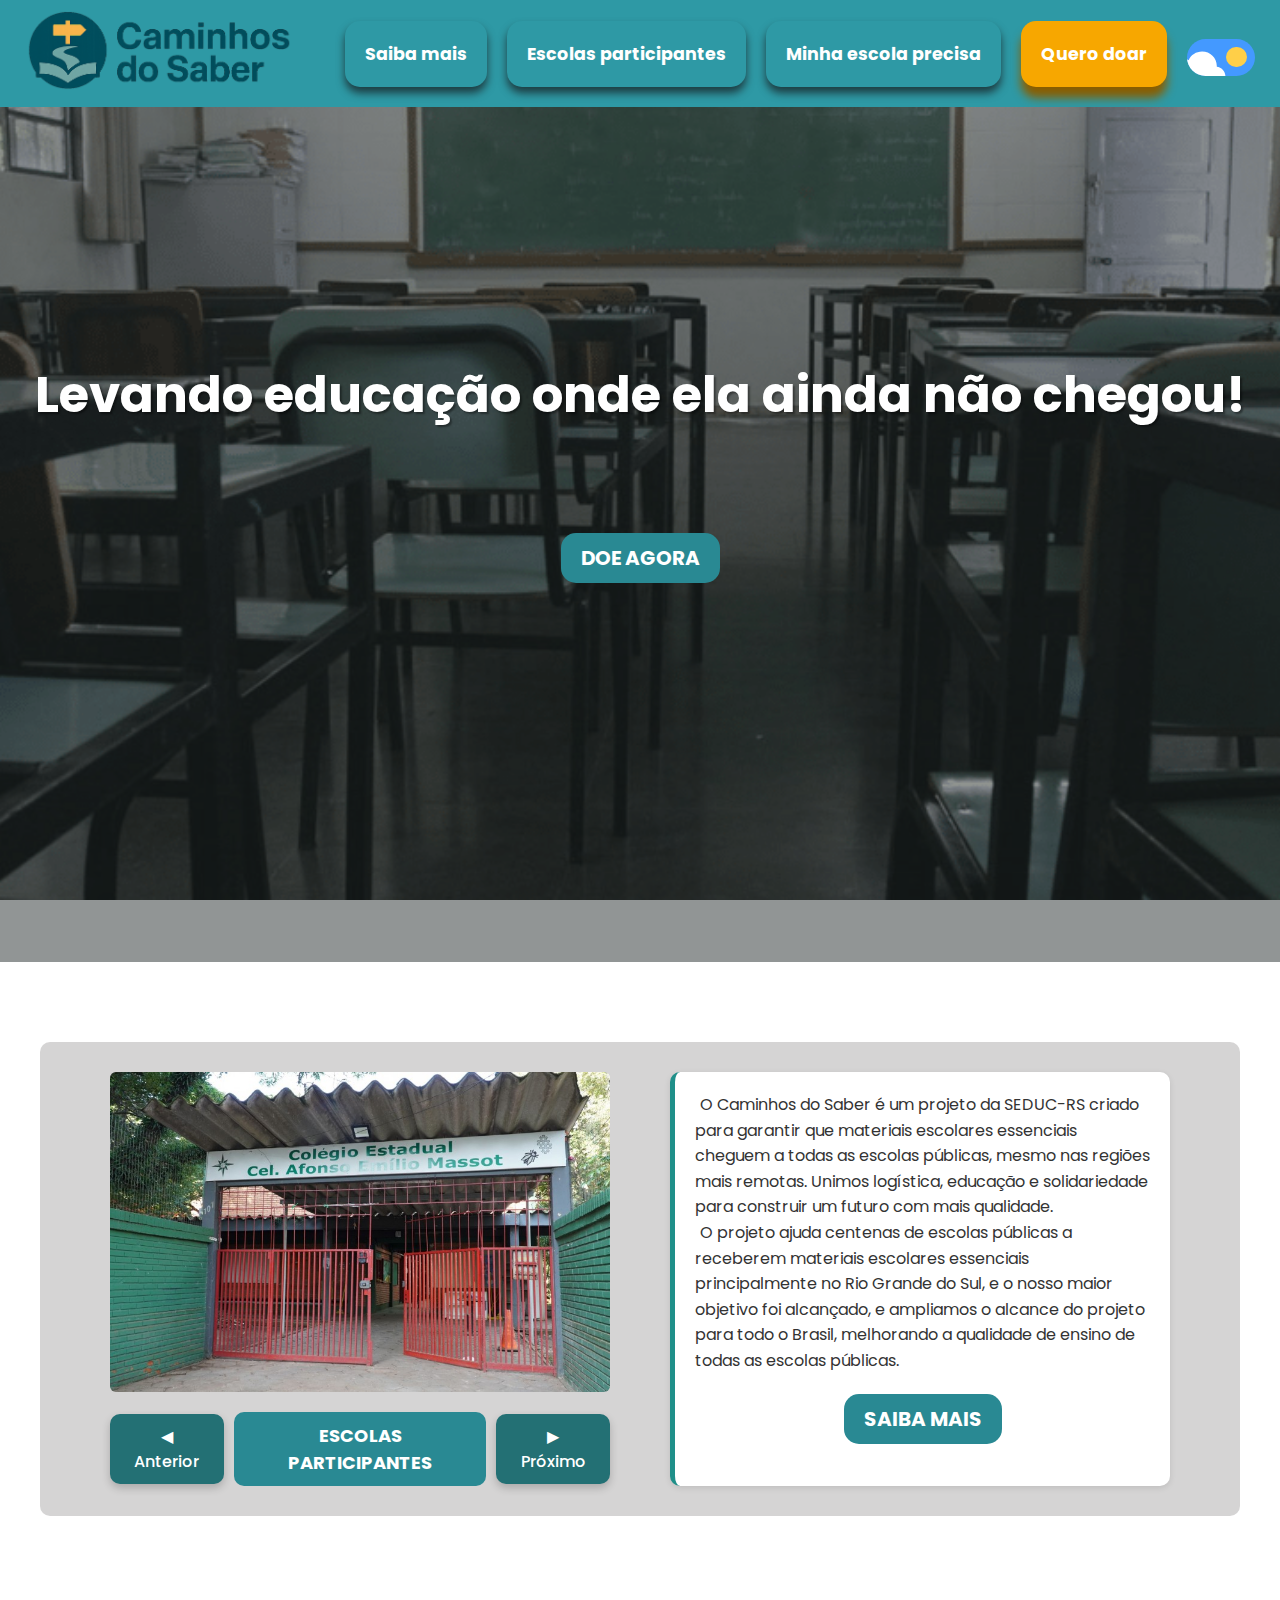
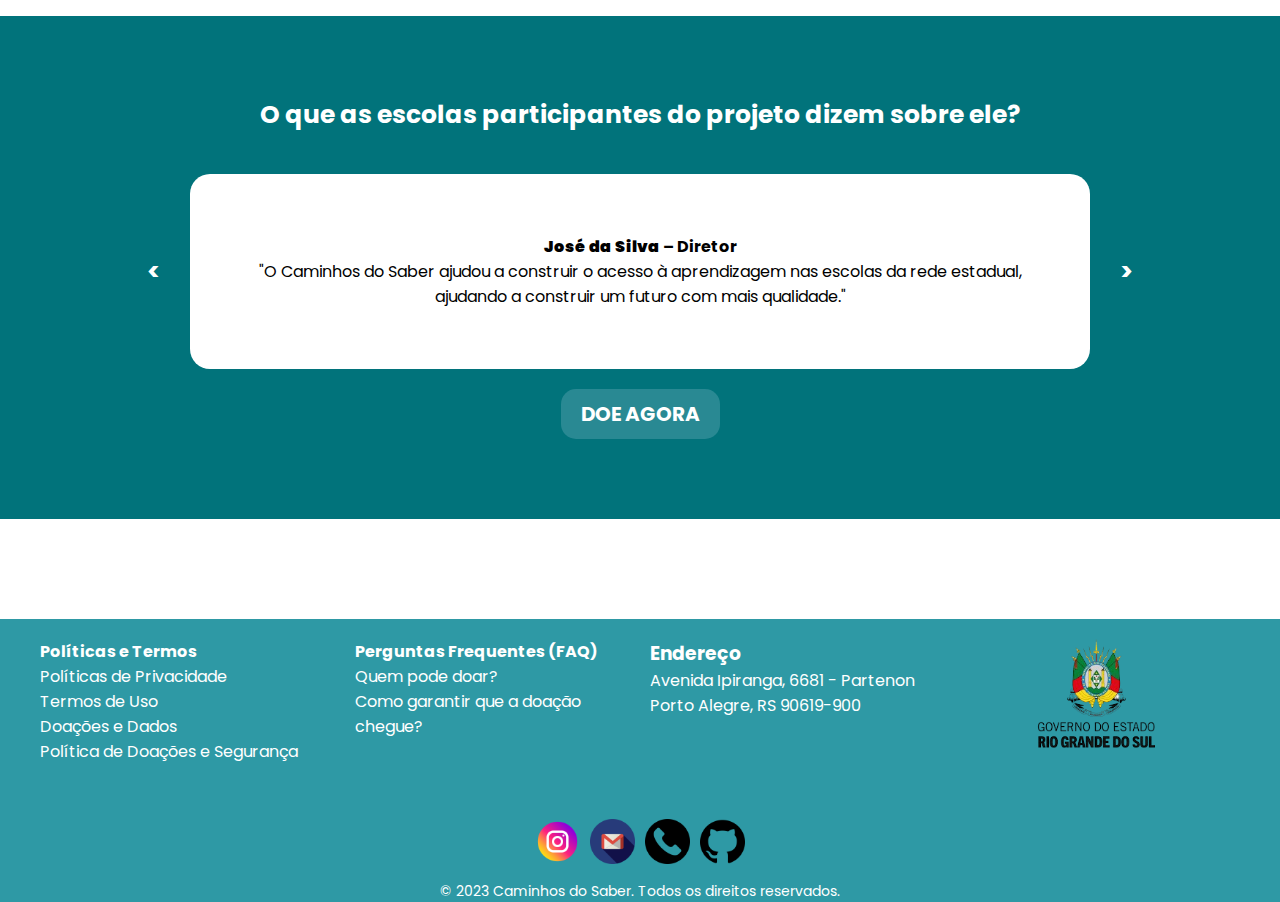
<file: index.html>
<!DOCTYPE html>
<html lang="pt-br">

<head>
    <meta charset="UTF-8">
    <meta name="viewport" content="width=device-width, initial-scale=1.0">
    <title>Home - Caminhos do Saber</title>
   <link rel="shortcut icon" href="./Imgs-nav/Icon Caminhos do Saber.png" type="image/x-icon">

    <link rel="preconnect" href="https://fonts.googleapis.com">
    <link rel="preconnect" href="https://fonts.gstatic.com" crossorigin>
    <link href="https://fonts.googleapis.com/css2?family=Poppins:wght@200;400;500;700&display=swap" rel="stylesheet">

    <link rel="stylesheet" href="./Home/styles.css">

    <div vw class="enabled">
        <div vw-access-button class="active"></div>
        <div vw-plugin-wrapper>
            <div class="vw-plugin-top-wrapper"></div>
        </div>
    </div>

    <script src="https://vlibras.gov.br/app/vlibras-plugin.js"></script>
    
</head>

<body>
    <header>
          <a href="index.html">
              <img src="./Imgs-nav/logo001.png" alt="Caminhos do Saber">
          </a>

          <button class="menu-toggle" id="menu-toggle">☰</button>

          <nav id="navbar">
            <a href="Saiba-mais.html">Saiba mais</a>
            <a href="escolas-participantes.html">Escolas participantes</a>
            <a href="minha-escola.html">Minha escola precisa</a>
            <a href="quero-ajudar.html">Quero doar</a>
            <label class="switch">
              <input checked="true" id="checkbox" type="checkbox" class="toggle-btn"/>
              <span class="slider">
                  <div class="star star_1"></div>
                  <div class="star star_2"></div>
                  <div class="star star_3"></div>
                  <svg viewBox="0 0 16 16" class="cloud_1 cloud">
                      <path transform="matrix(.77976 0 0 .78395-299.99-418.63)" fill="#fff"
                          d="m391.84 540.91c-.421-.329-.949-.524-1.523-.524-1.351 0-2.451 1.084-2.485 2.435-1.395.526-2.388 1.88-2.388 3.466 0 1.874 1.385 3.423 3.182 3.667v.034h12.73v-.006c1.775-.104 3.182-1.584 3.182-3.395 0-1.747-1.309-3.186-2.994-3.379.007-.106.011-.214.011-.322 0-2.707-2.271-4.901-5.072-4.901-2.073 0-3.856 1.202-4.643 2.925">
                      </path>
                  </svg>
              </span>
          </label> 

          </nav>
    </header>

    <main>
        
        <div class="parallax-hm">
            <div class="text-section">
                <div class="slogan">Levando educação onde ela ainda não chegou!</div>
                <a href="quero-ajudar.html">
                    <button class="btn-doe-agora">DOE AGORA</button>
                </a>
            </div>
        </div>


        <div class="carousel-container">
            <div class="carousel" id="carousel">
                <img src="./Home/Imgs/emilio.png" class="active" alt="Escola 1">
                <img src="./Home/Imgs/ernesto.jpg" alt="Escola 2">
                <img src="./Home/Imgs/Parobe.png"  alt="Escola 3">
                <img src="./Home/Imgs/Colégio-Júlio-de-Castilhos.png" alt="Escola 4">
                <img src="./Home/Imgs/Colégio Estadual Florinda Tubino Sampaio.png" alt="Escola 5">
                <img src="./Home/Imgs/jose-patrocinio.jpg" alt="Escola 6">

                <div class="carousel-navigation">
                    <button onclick="prevSlide()" class="cssbuttons-io-button anterior">◀ Anterior</button>
                    <a href="escolas-participantes.html">
                        <button class="btn-escolas">ESCOLAS PARTICIPANTES</button>
                    </a>
                    <button onclick="nextSlide()" class="cssbuttons-io-button proximo">▶ Próximo</button>
                </div>
            </div>
           
           <div class="descricao">
               <p id="pad"> O Caminhos do Saber é um projeto da SEDUC-RS criado para garantir que materiais escolares essenciais
               cheguem a todas as escolas públicas, mesmo nas regiões mais remotas. Unimos logística, educação e solidariedade para
               construir um futuro com mais qualidade.</p>
               <p>O projeto ajuda centenas de escolas públicas a receberem materiais escolares essenciais principalmente no Rio Grande do Sul, e o nosso maior objetivo foi alcançado, e ampliamos o alcance do projeto para todo o Brasil, melhorando a qualidade de ensino de todas as escolas públicas.</p>
               <a href="Saiba-mais.html">
                   <button class="btn-saiba-mais">SAIBA MAIS</button>
                </a>
            </div>
        </div>

        
      <div class="avaliacoes">
  <h1>O que as escolas participantes do projeto dizem sobre ele?</h1>

  <div class="container-avaliacoes">
    <button onclick="antSlide()" class="botao-carrosel-avaliacao"><</button>

    <div class="carrossel-avaliacoes-wrapper">
      <div class="carrossel-avaliacoes" id="carrossel-card">

        <div class="card-avaliacao">
          <h4><strong>José da Silva</strong> – Diretor</h4>
          <p>"O Caminhos do Saber ajudou a construir o acesso à aprendizagem nas escolas da rede estadual, ajudando a construir um futuro com mais qualidade."</p>
        </div>

        <div class="card-avaliacao">
          <h4><strong>Maria Souza</strong> – Professora</h4>
          <p>"Graças ao projeto, nossos alunos agora têm acesso a materiais fundamentais. Isso faz toda a diferença no dia a dia escolar."</p>
        </div>

        <div class="card-avaliacao">
          <h4><strong>Lucas Andrade</strong> – Aluno</h4>
          <p>"Recebemos cadernos, lápis e mochilas. Antes não tinha tudo isso. Agora posso estudar melhor e com mais conforto."</p>
        </div>
        
      </div>
    </div>

    <button onclick="proxSlide()" class="botao-carrosel-avaliacao">></button>
  </div>

    <a href="quero-ajudar.html">
     <button class="btn-doe-agora-avaliacao">DOE AGORA</button>
    </a>

</div>

<footer>
  <div class="footer-contents">

  <div class="footer-list">
    <li>
      <ol>
        <a href=""> <strong><a href="">Políticas e Termos</a></strong></a>
      </ol>
      <ol>
        <a href="pdp.html">Políticas de Privacidade</a>
      </ol>
      <ol>
        <a href=""> Termos de Uso</a>
      </ol>
      <ol>
        <a href="">  Doações e Dados</a>
      </ol>
      <ol>
        <a href=""></a>  Política de Doações e Segurança
      </ol>
    </li>
  </div>
  
  <div class="footer-list">
    <li>
      <ol>
        <strong>Perguntas Frequentes (FAQ)</strong>
      </ol>

      <ol>
        <a href="">Quem pode doar?</a>
      </ol>

      <ol><a href="">Como garantir que a doação chegue?</a>
      </ol>

    </li>
  </div>
  
  <div class="footer-address">
    <h3>Endereço</h3>
    <a href="http://maps.google.com/?q=Av.+Ipiranga,+6681+-+Partenon,+Porto+Alegre+-+RS" target="_blank">
      Avenida Ipiranga, 6681 - Partenon<br>Porto Alegre, RS 90619-900
    </a>
  </div>
  
  <div class="footer-logo-governo">
    <a href="https://www.estado.rs.gov.br/inicial" target="_blank">
      <img src="./imgs-footer/logo-rs.png" alt="Governo do RS">
    </a>
  </div>

</div>

<div class="footer-contatos">
  <a href="https://www.instagram.com/project.cds/" target="_blank">
    <img src="./imgs-footer/instagram.png" alt="Instagram" class="redes_sociais-icon">
    </a>
    
    <a href="mailto:caminhosdosaber.cliente@gmail.com">
      <img src="./imgs-footer/gmail.png" alt="Gmail" class="redes_sociais-icon">
    </a>

    <a href="#" target="_blank">
      <img src="./imgs-footer/phone-call.png" alt="Telefone" class="redes_sociais-icon">
    </a>
    
    <a href="https://linktr.ee/github.2025" target="_blank">
      <img src="./imgs-footer/github.png" alt="github" class="redes_sociais-icon">
    </a>
</div>

<div id="footer-copyright">
  <p>© 2023 Caminhos do Saber. Todos os direitos reservados.</p>
</div>

</footer>


    <script src="./Home/index.js"></script>
</body>

</html>
</file>
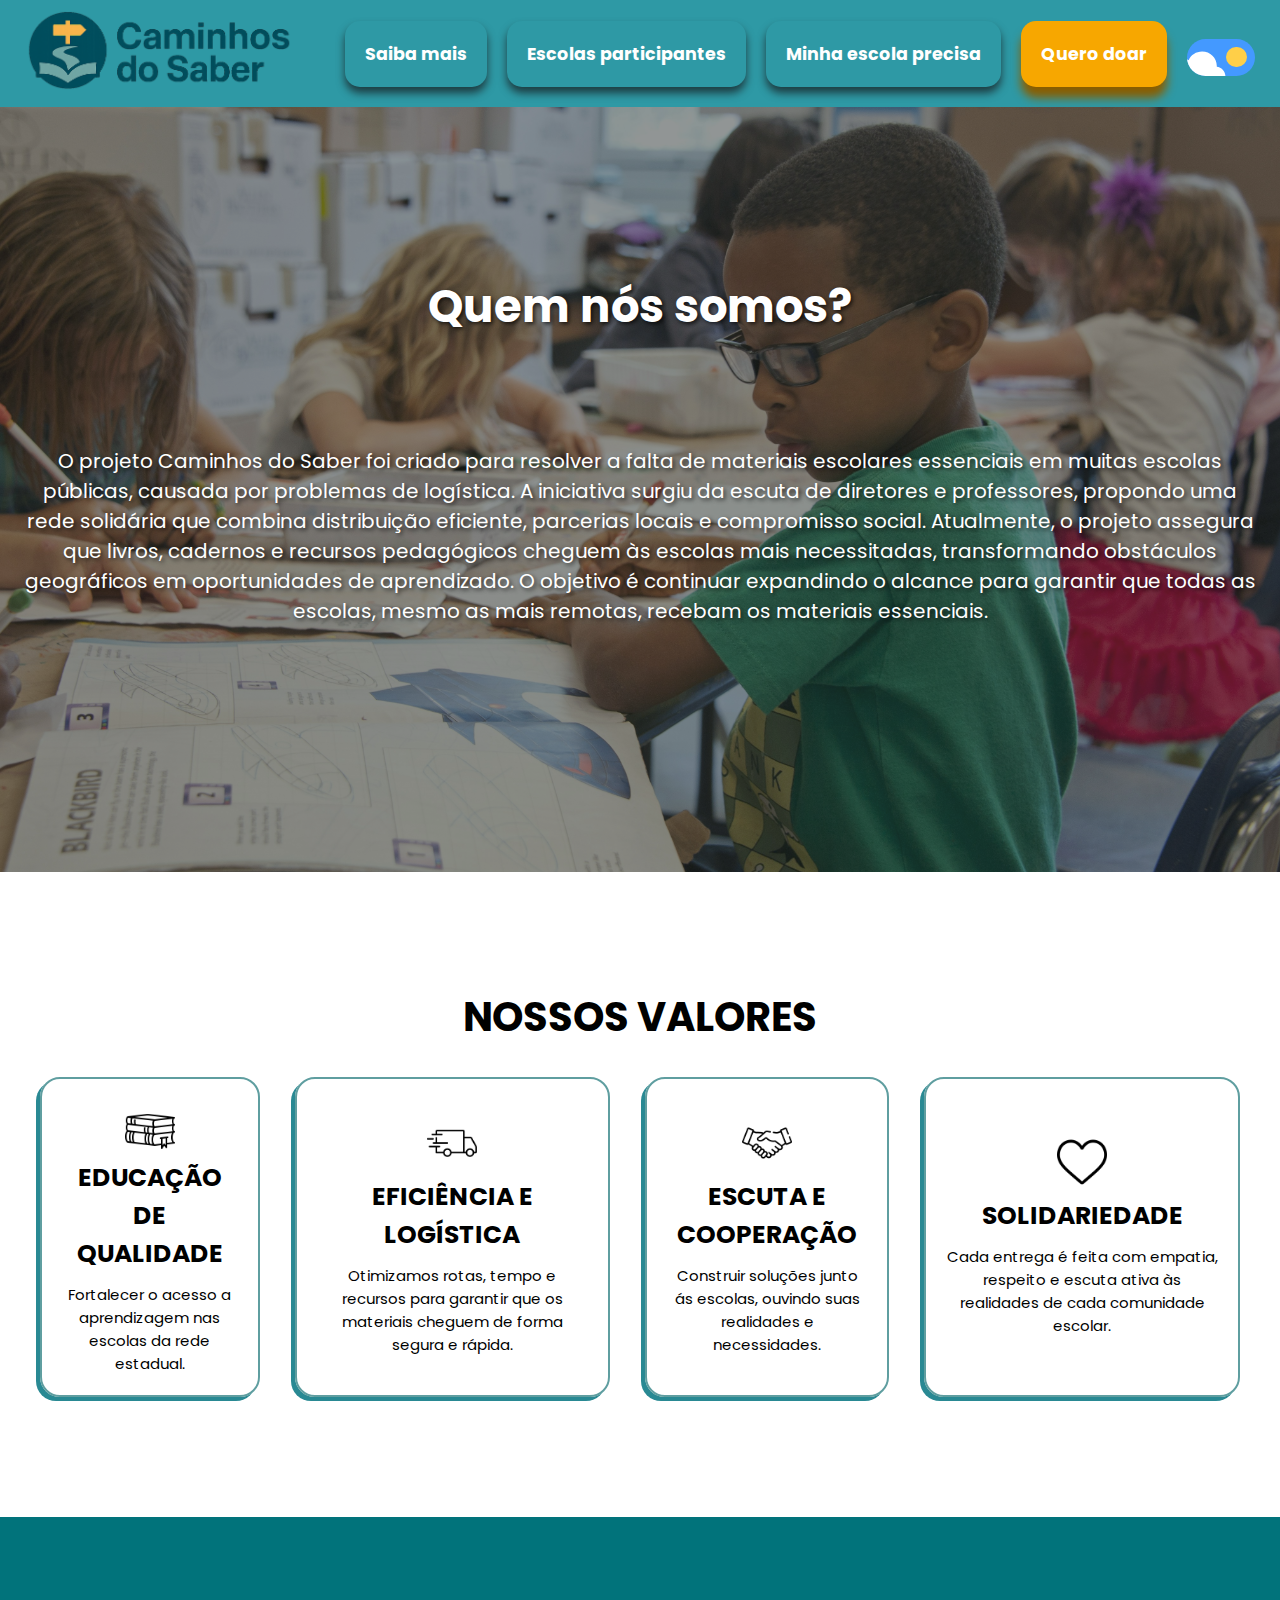
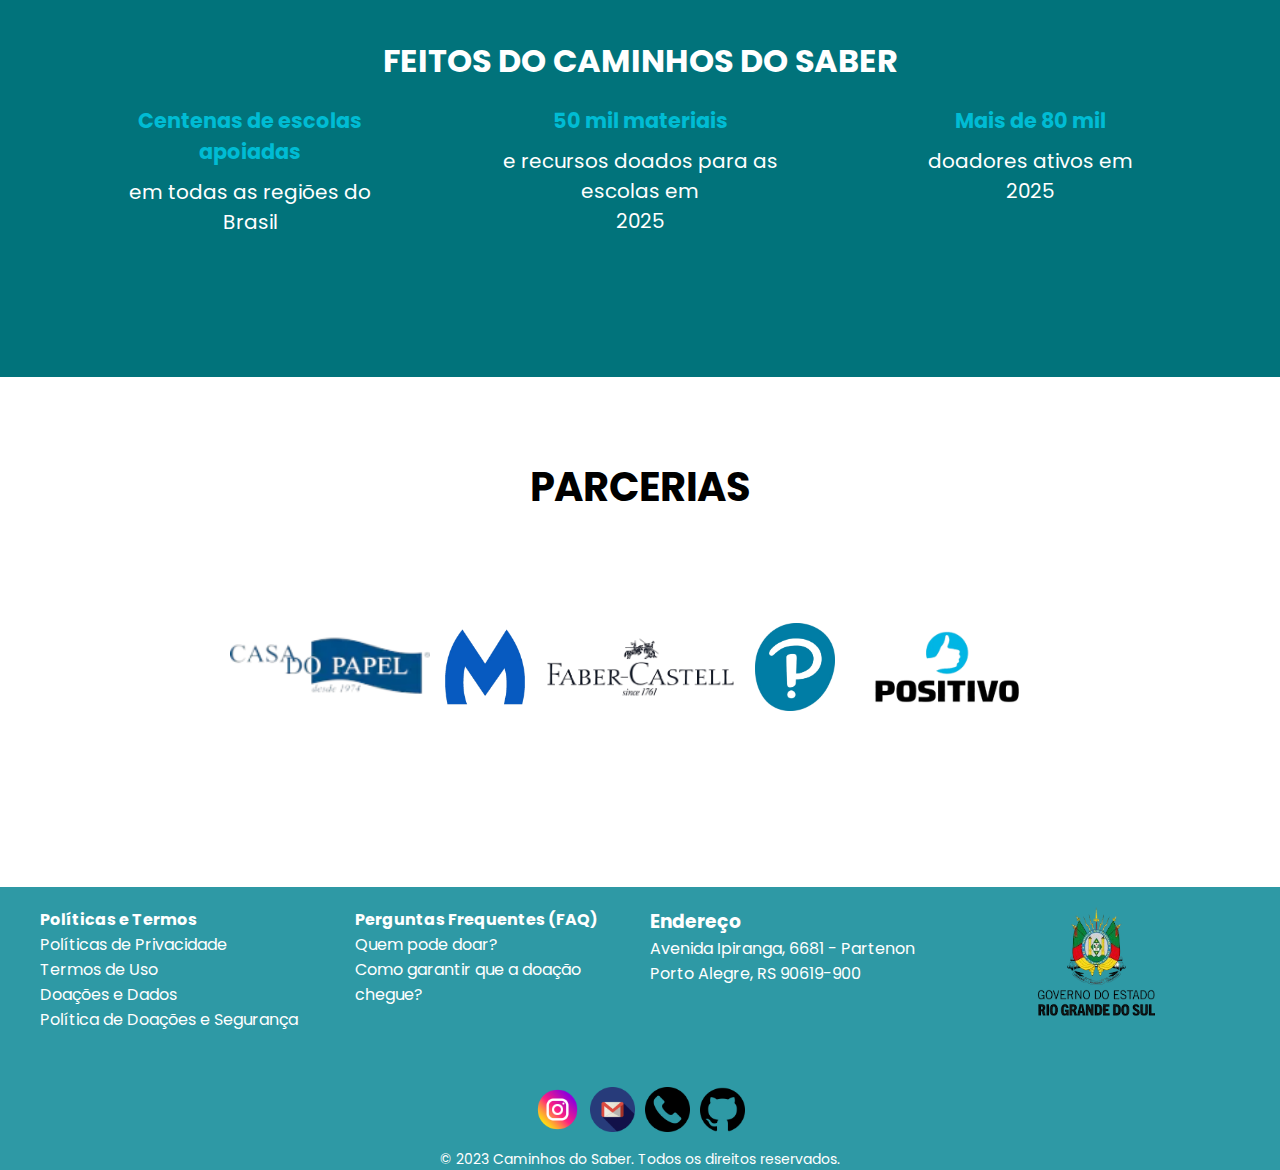
<file: Saiba-mais.html>
<!DOCTYPE html>
<html lang="pt-br">

<head>
    <meta charset="UTF-8">
    <meta name="viewport" content="width=device-width, initial-scale=1.0">
    <title>Saiba Mais - Caminhos do Saber</title>

    <link rel="stylesheet" href="./Saiba Mais/Saiba-mais.css">

    <link rel="preconnect" href="https://fonts.googleapis.com">
    <link rel="preconnect" href="https://fonts.gstatic.com" crossorigin>
    <link href="https://fonts.googleapis.com/css2?family=Poppins:wght@200;400;500;700&display=swap" rel="stylesheet">

    <link rel="shortcut icon" href="./Imgs-nav/Icon Caminhos do Saber.png" type="image/x-icon">

    <div vw class="enabled">
        <div vw-access-button class="active"></div>
        <div vw-plugin-wrapper>
            <div class="vw-plugin-top-wrapper"></div>
        </div>
    </div>
    <script src="https://vlibras.gov.br/app/vlibras-plugin.js"></script>

</head>

<body>
     <header>
          <a href="index.html">
              <img src="./Imgs-nav/logo001.png" alt="Caminhos do Saber">
          </a>

          <button class="menu-toggle" id="menu-toggle">☰</button>

        <nav id="navbar">
          <a href="Saiba-mais.html">Saiba mais</a>
          <a href="escolas-participantes.html">Escolas participantes</a>
          <a href="minha-escola.html">Minha escola precisa</a>
          <a href="quero-ajudar.html">Quero doar</a>
          <label class="switch">
             <input checked="true" id="checkbox" type="checkbox" class="toggle-btn"/>
             <span class="slider">
                 <div class="star star_1"></div>
                 <div class="star star_2"></div>
                 <div class="star star_3"></div>
                 <svg viewBox="0 0 16 16" class="cloud_1 cloud">
                     <path transform="matrix(.77976 0 0 .78395-299.99-418.63)" fill="#fff"
                         d="m391.84 540.91c-.421-.329-.949-.524-1.523-.524-1.351 0-2.451 1.084-2.485 2.435-1.395.526-2.388 1.88-2.388 3.466 0 1.874 1.385 3.423 3.182 3.667v.034h12.73v-.006c1.775-.104 3.182-1.584 3.182-3.395 0-1.747-1.309-3.186-2.994-3.379.007-.106.011-.214.011-.322 0-2.707-2.271-4.901-5.072-4.901-2.073 0-3.856 1.202-4.643 2.925">
                     </path>
                 </svg>
             </span>
         </label> 

        </nav>
    </header>

    <div class="parallax">
        <h1 class="title-quemsomos">Quem nós somos?</h1> <br>
            <p>O projeto Caminhos do Saber foi criado para resolver a falta de materiais escolares essenciais em muitas escolas públicas, causada por problemas de logística. A iniciativa surgiu da escuta de diretores e professores, propondo uma rede solidária que combina distribuição eficiente, parcerias locais e compromisso social. Atualmente, o projeto assegura que livros, cadernos e recursos pedagógicos cheguem às escolas mais necessitadas, transformando obstáculos geográficos em oportunidades de aprendizado. O objetivo é continuar expandindo o alcance para garantir que todas as escolas, mesmo as mais remotas, recebam os materiais essenciais.</p>  
    </div>
        <br>

      <div class="regular-content-section">
        <h1>NOSSOS VALORES</h1>

        <div class="container-cards">
            <div class="card">
                <img src="Saiba Mais/imgs/book.png" alt="Livro" class="icone">
                <h2>EDUCAÇÃO DE QUALIDADE</h2>
                <p>Fortalecer o acesso a aprendizagem nas escolas da rede estadual.</p>
            </div>

            <div class="card">
                <img src="Saiba Mais/imgs/truck.png" alt="Caminhão" class="icone"> 
                <h2>EFICIÊNCIA E LOGÍSTICA</h2>
                <p>Otimizamos rotas, tempo e recursos para garantir que os materiais cheguem de forma segura e rápida.</p>
            </div>

            <div class="card">
                <img src="Saiba Mais/imgs/handshake.png" alt="Aperto de mão" class="icone">
                <h2>ESCUTA E COOPERAÇÃO</h2>
                <p>Construir soluções junto ás escolas, ouvindo suas realidades e necessidades.</p>
            </div>

            <div class="card"> 
                <img src="Saiba Mais/imgs/heart.png" alt="Coração" class="icone">
                <h2>SOLIDARIEDADE</h2>
                <p>Cada entrega é feita com empatia, respeito e escuta ativa às realidades de cada comunidade escolar.</p>
            </div>
        </div>


        
      </div>
      
      <div class="numeros">
        <h1>FEITOS DO CAMINHOS DO SABER</h1>  
           <div class="container-blocos">
        <div class="bloco-numero">
            <h3 class="subtitulo-numero">Centenas de escolas apoiadas</h3>
            <p class="texto-numero">em todas as regiões do <br> Brasil</p>
        </div>

        <div class="bloco-numero">
            <h3 class="subtitulo-numero">50 mil materiais</h3>
            <p class="texto-numero">e recursos doados para as escolas em <br> 2025</p>
        </div>

        <div class="bloco-numero">
            <h3 class="subtitulo-numero">Mais de 80 mil</h3>
            <p class="texto-numero">doadores ativos em <br> 2025</p>
        </div>
     </div>
    </div>

      <h1 class="title-parcerias">PARCERIAS</h1>
      <div class="container-parcerias">
                <img src="./Saiba Mais/imgs/parceiras/CASA-DO-PAPEL.png" alt="Casa do papel" class="parceira" id="casa-do-papel">
                <img src="./Saiba Mais/imgs/parceiras/marfinite.png" alt="Parceria 2" class="parceira" id="marfinite">
                <img src="./Saiba Mais/imgs/parceiras/faber_castell.png" alt="Parceria 3" class="parceira" id="faber-castell">
                <img src="./Saiba Mais/imgs/parceiras/pearson.png" alt="Parceria 4" class="parceira" id="pearson">
              <img src="./Saiba Mais/imgs/parceiras/positivo.png" alt="Parceria 5" class="parceira" id="positivo">
      </div>
      
<footer>
  <div class="footer-contents">

 <div class="footer-list">
    <li>
      <ol>
        <a href=""> <strong><a href="">Políticas e Termos</a></strong></a>
      </ol>
      <ol>
        <a href="pdp.html">Políticas de Privacidade</a>
      </ol>
      <ol>
        <a href=""> Termos de Uso</a>
      </ol>
      <ol>
        <a href="">  Doações e Dados</a>
      </ol>
      <ol>
        <a href=""></a>  Política de Doações e Segurança
      </ol>
    </li>
  </div>
  
  <div class="footer-list">
    <li>
      <ol>
        <strong><a href="FAQ.html">Perguntas Frequentes (FAQ)</a></strong>
      </ol>

      <ol>
        <a href="">Quem pode doar?</a>
      </ol>

      <ol><a href="">Como garantir que a doação chegue?</a>
      </ol>

    </li>
  </div>
  
  <div class="footer-address">
    <h3>Endereço</h3>
    <a href="http://maps.google.com/?q=Av.+Ipiranga,+6681+-+Partenon,+Porto+Alegre+-+RS" target="_blank">
      Avenida Ipiranga, 6681 - Partenon<br>Porto Alegre, RS 90619-900
    </a>
  </div>
  
  <div class="footer-logo-governo">
   <a href="https://www.estado.rs.gov.br/inicial" target="_blank">
     <img src="./imgs-footer/logo-rs.png" alt="Governo do RS">
   </a> 
  </div>

</div>

<div class="footer-contatos">
  <a href="https://www.instagram.com/project.cds/" target="_blank">
    <img src="./imgs-footer/instagram.png" alt="Instagram" class="redes_sociais-icon">
    </a>
    
    <a href="mailto:caminhosdosaber.cliente@gmail.com">
      <img src="./imgs-footer/gmail.png" alt="Gmail" class="redes_sociais-icon">
    </a>

    <a href="#" target="_blank">
      <img src="./imgs-footer/phone-call.png" alt="Telefone" class="redes_sociais-icon">
    </a>
    
    <a href="https://linktr.ee/github.2025" target="_blank">
      <img src="./imgs-footer/github.png" alt="github" class="redes_sociais-icon">
    </a>
</div>

<div id="footer-copyright">
  <p>© 2023 Caminhos do Saber. Todos os direitos reservados.</p>
</div>

</footer>

<script src="./Saiba Mais/saiba-mais.js"></script>

</body>
</html>
</file>
<file: Home/styles.css>
* {
    margin: 0;
    padding: 0;
    box-sizing: border-box;
    font-family: poppins, sans-serif;
}

body {
    background-color: var(--background-color);
    color: var(--text-color);
}

:root {
    --background-color: #ffffff;
    --header-color: #2e99a5;
    --footer-color:  #2e99a5;
    --text-color: #000000;
    --btn-color: #298993;
}

[data-theme="dark"] {
    --background-color: #131313;
    --header-color: #298993;
    --footer-color: #298993;
    --text-color: #eee;
    --btn-color: #2e99a5;
}


    
.switch {
    font-size: 17px;
    position: relative;
    display: inline-block;
    margin-top: 18px;
    width: 4em;
    height: 2.2em;
    border-radius: 30px;
}


.switch input {
  opacity: 0;
  width: 0;
  height: 0;
  margin-top: 10px;
}

.slider {
    position: absolute;
    cursor: pointer;
    top: 0;
    left: 0;
    right: 0;
    bottom: 0;
    transition: 0.4s;
    border-radius: 30px;
    overflow: hidden;
    background-color: #4499ff;
}

.slider:before {
    position: absolute;
    content: "";
    height: 1.2em;
    width: 1.2em;
    border-radius: 20px;
    right: 0.5em;
    bottom: 0.5em;
    transition: 0.4s;
    transition-timing-function: cubic-bezier(0.81, -0.04, 0.38, 1.5);
    box-shadow: inset 15px -4px 0px 15px #ffcf48; 
}

.switch input:checked+.slider {

    background-color: #131313;
}

.switch input:checked+.slider:before {
    transform: translateX(-1.8em);
   
    box-shadow: inset 8px -4px 0px 0px #fff; 
}


.star {
    background-color: #fff;
    border-radius: 50%;
    position: absolute;
    width: 5px;
    height: 5px;
    opacity: 0; 
    transition: all 0.4s;
}

.star_1 {
    left: 2.5em;
    top: 0.5em;
}

.star_2 {
    left: 2.2em;
    top: 1.2em;
}

.star_3 {
    left: 3em;
    top: 0.9em;
}

.switch input:checked~.slider .star {
    opacity: 1; 
}


.cloud {
    width: 3.5em;
    position: absolute;
    bottom: -1.4em;
    left: -1.1em;
    opacity: 1; 
    transition: all 0.4s;
}

.switch input:checked~.slider .cloud {
    opacity: 0; 
}

/* ------------------------------------------------------------------------------------------ */
/* header */
header {
    background-color: var(--header-color);
    color: white;
    display: flex;
    align-items: center;
    justify-content: space-between;
    padding: 10px 25px;
    flex-wrap: wrap;
}

header img {
    height: 80px;
}

nav {
    display: flex;
    gap: 20px;
    flex-wrap: wrap;
}

nav a {
    text-decoration: none;
    padding: 20px 20px;
    font-size: 17.5px;
    border-radius: 15px;    
    box-shadow: #1d3c41 0px 6px 9px;
    font-weight: bold;
    transition: all 0.3s ease-in-out;
}

nav a:hover {
    transform: scale(1.05);
}

nav a:nth-child(4) {
    background: #f7a700;
    box-shadow: #8a5e01 0px 11px 10px;
    color: white;
}

.menu-toggle {
  display: none;
}

/* ------------------------------------------------------------------------------------------ */

.parallax-hm {
  display: flex;
  flex-direction: column;
  justify-content: center;
  position: relative;
  height: 95vh;
  width: 100%;
  background: center / cover no-repeat;
  background-attachment: fixed;
  background-image: url(./Imgs/sala-de-aula-1570048917026_v2_900x506.png);
  z-index: 0;
}

.parallax-hm::after {
  content: "";
  position: absolute;
  top: 0;
  left: 0;
  width: 100%;
  height: 100%;
  background: rgba(36, 43, 44, 0.5);
  z-index: 0;
}

.parallax-hm > * {
  position: relative;
  z-index: 1;
}

/* h1-Levando Educação Onde Ela Ainda Não Chegou */
.text-section {
    flex: 1;
    min-width: 300px;
    margin-top: 100px;
}

.slogan {
     text-shadow: 2px 2px 2px rgba(0,0,0,0.4);
    color: white;
    font-size: 50px;
    margin-top: 150px;
    font-weight: bold;
    white-space: pre-line;
    margin-bottom: 100px;
    text-align: center;
}


/* Botão para saber mais */
.btn-doe-agora {
    background-color: var(--btn-color);
    color: white;
    font-weight: bold;
    font-size: 20px;
    padding: 10px 20px;
    border: none;
    border-radius: 15px;
    cursor: pointer;
    margin: 20px auto;
    display: flex;
    align-items: center;
    transition: all 0.3s ease-in-out;
}

.btn-doe-agora-avaliacao {
    background-color: var(--btn-color);
    color: white;
    font-weight: bold;
    font-size: 20px;
    padding: 10px 20px;
    border: none;
    border-radius: 15px;
    cursor: pointer;
    margin: 20px auto;
    margin-bottom: 0;
    display: flex;
    align-items: center;
    transition: all 0.3s ease-in-out;
}

.btn-doe-agora-avaliacao:hover {
    transform: scale(1.1);
}

.btn-saiba-mais {
    background-color: var(--btn-color);
    color: white;
    font-weight: bold;
    font-size: 20px;
    padding: 10px 20px;
    border: none;
    border-radius: 15px;
    cursor: pointer;
    margin: 20px auto;
    transition: all 0.3s ease-in-out;
    display: flex;
    align-items: center;
}

.btn-doe-agora:hover {
    transform: scale(1.1);
    background-color: #4a7177;
}

/* carousel */
.carousel-container {
    display: flex;
    flex-wrap: wrap;
    justify-content: center;
    align-items: flex-row;
    background-color: #524f4f3e;
    padding: 30px;
    border-radius: 10px;
    /* Removemos o max-width fixo para permitir mais largura */
    max-width: 1200px; /* aumenta espaço para caber carrossel + texto */
    margin: 80px auto; /* centraliza horizontalmente */
    gap: 60px; /* espaço entre carrossel e descrição */
}

/* Módulo do carrossel */
.carousel {
    display: flex;
    flex-direction: column;
    align-items: center;
    position: relative;
    width: 100%;
    height: auto;
    max-width: 500px;
    overflow: visible; /* <-- alterado para deixar botões visíveis */
}

/* Imagens do carrossel */
.carousel img {
    width: 100%;
    height: 320px;
    object-fit: cover;
    border-radius: 6px;
    position: absolute;
    opacity: 0;
    transition: opacity 0.8s ease-in-out;
    z-index: 0; /* <-- garante que fique atrás dos botões */
}

.carousel img.active {
    opacity: 1;
    z-index: 1;
    pointer-events: auto;
}

/* Navegação do carrossel (botões) */
.carousel-navigation {
  display: flex;
  justify-content: space-between;
  align-items: center;
  width: 100%;
  margin-top: 340px; /* empurra os botões para abaixo da imagem */
  z-index: 2; /* garante que fiquem acima da imagem */
  gap: 10px;
  position: relative;
}

/* Botão central */
.btn-escolas {
  padding: 10px 20px;
  font-weight: bold; 
  font-size: 18px;
  border: none;
  border-radius: 10px;
  background-color: var(--btn-color, #237074);
  color: white;
  cursor: pointer;
  transition: background 0.3s ease;
}

.btn-escolas:hover {
    background-color: #4a7177;
}

/* Botões anterior/próximo */
.cssbuttons-io-button {
    background: #237074;
    color: white;
    font-family: inherit;
    padding: 0.6em 1.2em;
    font-size: 16px;
    font-weight: 500;
    border-radius: 10px;
    border: none;
    cursor: pointer;
    box-shadow: 0 4px 8px rgba(0, 0, 0, 0.2);
    transition: all 0.3s ease-in-out;
}

.cssbuttons-io-button:hover {
    transform: scale(1.05);
}

/* Descrição */
.descricao {
    flex: 1 1 400px;
    background-color: var(--bg-secundario, #fff);
    color: var(--texto, #333);
    padding: 20px;
    font-size: 1rem;
    line-height: 1.6;
    border-radius: 10px;
    box-shadow: 0 2px 6px rgba(0, 0, 0, 0.1);
    border-left: 5px solid #1f8f89;
    max-width: 500px;
    text-indent: 5px;
}

.avaliacoes {
  background-color: #01737b;
  padding: 80px 30px;
  color: white;
  text-align: center;
  margin: 100px 0;
}

.avaliacoes h1 {
  font-size: 25px;
  margin-bottom: 40px;
}

.container-avaliacoes {
  display: flex;
  align-items: center;
  justify-content: center;
  gap: 10px;
}

.carrossel-avaliacoes-wrapper {
  overflow: hidden;
  width: 100%;
  max-width: 900px; /* A largura máxima do contêiner visível */
}

.carrossel-avaliacoes {
  display: flex;
  transition: transform 0.5s ease-in-out;
  /* Remova ou comente a linha abaixo */
  /* width: 300%; */
}

.card-avaliacao {
  flex: 0 0 auto; /* Importante: Não permitir que os cards encolham e permitir que a largura seja automática */
  width: 100%; /* Isso garante que cada card ocupe 100% da largura do seu wrapper visível */
  max-width: 900px; /* Considere a largura máxima do seu wrapper */
  background-color: white;
  color: black;
  padding: 60px;
  border-radius: 20px;
  text-align: center;
  margin: 0 auto;
  box-sizing: border-box;
}

.botao-carrosel-avaliacao {
  padding: 10px 20px;
  font-weight: bold;
  font-size: 24px;
  border: none;
  background-color: transparent;
  color: white;
  cursor: pointer;
  transition: transform 0.2s;
}

.botao-carrosel-avaliacao:hover {
  transform: scale(1.5);
}

/* Responsivo para telas pequenas */
@media (max-width: 900px) {
    .carousel-container {
        flex-direction: column;
        align-items: center;
    }

    .descricao {
        border-left: none;
        border-top: 5px solid #1f8f89;
        margin-top: 20px;
        text-align: center;
    }
    
    .descricao p {
      margin-top: 20px;
      margin-bottom: 20px;
    }

}

/* ------------------------------------------------------------------------------------------ */
/* Footer */

footer {
   width: 100%;
   background-color: var(--footer-color);
   color: white;
}

.footer-contents {
    display: grid;
    grid-template-columns: repeat(4, 1fr);
    justify-content: center;
    align-items: center;
    gap: 20px;
    padding: 20px;
    font-size: 16px;
    text-align: left
}

.footer-contatos {
  display: flex;
  gap: 10px;
  margin-top: 35px;
  align-items: center;
  justify-content: center;
}

.footer-list {
   margin-left: 20px;
   display: flex;
   align-self: start;
   flex-direction: column;
   gap: 0.75rem;
   list-style: none;
} 

.footer-address {
   list-style: none;
  align-self: start;
   gap: 0.75rem;
} 

.footer-address h3 {
  margin: 0;
  text-align: left
}

.redes_sociais-icon {
  width: 45px;
  height: auto;
  transition: transform 0.3s;
}

.redes_sociais-icon:hover {
  transform: scale(1.2);
  cursor: pointer;
}

.footer-logo-governo {
  align-self: start;
  text-align: end;
  text-align: center;
}

.footer-logo-governo img {
  width: 120px;
  max-width: 600px;
  height: auto;
  margin-right: 35px;
}

#footer-copyright {
  display: block;
  text-align: center;
  margin-top: 10px;
  font-size: 14px;
}

a {
  text-decoration: none;
  color: white;
}

/* -------------------------------------------------------------------------------------------------------------- */

/* footer-responsivo */
@media (max-width: 768px) {
  .footer-contents {
     gap: 20px;
    grid-template-columns: 1fr;
    text-align: center;
  }

  .footer-contatos {
    margin-top: 0;
    justify-content: center;
  }

  .footer-address h3 {
    text-align: center;
  }

  .footer-logo-governo {
    text-align: center;
  }

  .footer-logo-governo img {
    width: 120px;
    height: 120px;
    max-width: 600px;
    margin-right: 0;
  }
}

/* ------------------------------------------------------------------------------------------ */


/* Responsividade do menu */
@media (max-width: 768px) {
  header img {
    margin: 0;
    height: 70px;
  }

  .menu-toggle {
    display: block;
  }

  nav {
    display: none;
    flex-direction: column;
    width: 100%;
    margin-top: 10px;
  }

  nav.show {
  display: flex !important;
}

  nav a {
    padding: 10px 0;
    border-bottom: 1px solid #ccc;
    width: 100%;
    text-align: center;
  }

  .switch {
    margin: 10px 0;
    text-align: center;    
  }


  .menu-toggle {
    background-color: var(--btn-color);
    color: ghostwhite;
    cursor: pointer;
    font-size: 24px;
    font-weight: bold;
    padding: 10px 15px;
    margin-right: 10px;
    border-radius: 100%;
    border: none;
    box-shadow: whitesmoke 0px 0px 3px;
    transition: transform 0.3s;
  }

  .menu-toggle:hover {
    transform: scale(1.1);
  }
}

/* Responsividade da home */
@media (max-width: 768px) {
    .parallax-hm {
        height: 80vh; 
    }

    .slogan {
        font-size: 30px; 
        margin-top: 80px;
        margin-bottom: 40px;
    }

    .btn-doe-agora,
    .btn-saiba-mais {
        font-size: 18px; 
        padding: 8px 15px;
    }

    .carousel img {
        height: 220px; 
    }

    .carousel-navigation {
        margin-top: 240px; 
        justify-content: center; 
        gap: 5px; 
    }

    .btn-escolas,
    .cssbuttons-io-button {
        font-size: 16px; 
        padding: 8px 12px;
    }

    .avaliacoes {
        padding: 60px 15px; 
        margin: 60px 0;
    }

    .avaliacoes h1 {
        font-size: 20px; 
        margin-bottom: 30px;
    }

    .card-avaliacao {
        padding: 25px; 
        font-size: 0.9rem; 
    }

    .botao-carrosel-avaliacao {
        font-size: 18px; 
        padding: 8px 12px;
    }
}
</file>
<file: Saiba Mais/Saiba-mais.css>
html {
    box-sizing: border-box;
}
*, *:before, *:after {
    box-sizing: inherit;
}


* {
  margin: 0;
  padding: 0;
}

body {
  background-color: var(--background-color);
  color: var(--text-color);
  font-family: poppins, sans-serif;
}

:root {
  --background-color: #ffffff;
  --header-color: #2e99a5;
  --footer-color:  #2e99a5;
  --text-color: #000000;
  --btn-color: #298993;
}

:root .icone {
  filter: invert(0);
}

[data-theme="dark"] {
  --background-color: #131313;
  --header-color: #298993;
  --footer-color: #298993;
  --text-color: #eee;
  --btn-color: #2e99a5;
}

[data-theme="dark"] .icone {
  filter: invert(1);
}

/*From Uiverse.io*/

.switch {
  font-size: 17px;
  position: relative;
  display: inline-block;
  margin-top: 18px;
  width: 4em;
  height: 2.2em;
  border-radius: 30px;
}

/* Hide default HTML checkbox */
.switch input {
  opacity: 0;
  width: 0;
  height: 0;
  margin-top: 10px;
}

.slider {
  position: absolute;
  cursor: pointer;
  top: 0;
  left: 0;
  right: 0;
  bottom: 0;
  transition: 0.4s;
  border-radius: 30px;
  overflow: hidden;
  background-color: #4499ff;
}


.slider:before {
  position: absolute;
  content: "";
  height: 1.2em;
  width: 1.2em;
  border-radius: 20px;
  right: 0.5em;
  bottom: 0.5em;
  transition: 0.4s;
  transition-timing-function: cubic-bezier(0.81, -0.04, 0.38, 1.5);
  /* SOL: No modo claro (input não checado), mostra o sol */
  box-shadow: inset 15px -4px 0px 15px #ffcf48; /* Usa a sombra do sol aqui */
}

.switch input:checked+.slider {
  /* Fundo claro para o modo escuro (noite), para a lua se destacar */
  background-color: #131313;
}

.switch input:checked+.slider:before {
  transform: translateX(-1.8em);
  /* LUA: No modo escuro (input checado), mostra a lua */
  box-shadow: inset 8px -4px 0px 0px #fff; /* Usa a sombra da lua aqui */
}

/* Estrelas: Devem aparecer no modo escuro, desaparecer no modo claro */
.star {
  background-color: #fff;
  border-radius: 50%;
  position: absolute;
  width: 5px;
  height: 5px;
  opacity: 0; /* Escondidas por padrão (modo claro) */
  transition: all 0.4s;
}

.star_1 {
  left: 2.5em;
  top: 0.5em;
}

.star_2 {
  left: 2.2em;
  top: 1.2em;
}

.star_3 {
  left: 3em;
  top: 0.9em;
}

.switch input:checked~.slider .star {
  opacity: 1; /* Visíveis no modo escuro */
}

/* Nuvens: Devem aparecer no modo claro, desaparecer no modo escuro */
.cloud {
  width: 3.5em;
  position: absolute;
  bottom: -1.4em;
  left: -1.1em;
  opacity: 1; /* Visíveis por padrão (modo claro) */
  transition: all 0.4s;
}

.switch input:checked~.slider .cloud {
  opacity: 0; /* Escondidas no modo escuro */
}

/* ------------------------------------------------------------------------------------------ */
/* header */
header {
  background-color: var(--header-color);
  color: white;
  display: flex;
  align-items: center;
  justify-content: space-between;
  padding: 10px 25px;
  flex-wrap: wrap;
}

/* logo */
header img {
  height: 80px;
}

/* nav */
nav {
  display: flex;
  gap: 20px;
  flex-wrap: wrap;
}

/* links */
nav a {
    text-decoration: none;
    padding: 20px 20px;
    font-size: 17.5px;
    border-radius: 15px;    
    box-shadow: #1d3c41 0px 6px 9px;
    font-weight: bold;
    transition: all 0.3s ease-in-out;
}

nav a:hover {
    transform: scale(1.05);
}

nav a:nth-child(4) {
    background: #f7a700;
    box-shadow: #8a5e01 0px 11px 10px;
    color: white;
}

.menu-toggle {
  display: none;
}

/* ------------------------------------------------------------------------------------------ */


.parallax {
  display: flex;
  flex-direction: column;
  justify-content: center;
  position: relative;
  height: 85vh;
  width: 100%;
  background: center / cover no-repeat;
  background-attachment: fixed;
  background-image: url(./imgs/parallax-saibamais.jpg); /* ajuste conforme necessário */
  z-index: 0;
}

.parallax::after {
  content: "";
  position: absolute;
  top: 0;
  left: 0;
  width: 100%;
  height: 100%;
  background: rgba(36, 43, 44, 0.5);
  z-index: 0;
}

.parallax > * {
  position: relative;
  z-index: 1;
}

.title-quemsomos {
    text-align: center;
    margin-bottom: 30px;
    font-size: 45px; 
    color: white;
    text-shadow: 2px 2px 4px rgba(0,0,0,0.7);
    padding: 0 15px; /* Adiciona padding lateral para telas pequenas */
}


.parallax p {
  text-align: center;
  display: inline-block;
  margin: 50px 0;
  font-size: 20px;
  color: white;
  text-shadow: 2px 2px 4px rgba(0,0,0,0.7);
  padding: 0 20px; /* em vez de padding: auto */
  margin-bottom: 80px;
}

.regular-content-section {
  margin: 40px;
  padding: 50px 0;
  font-size: 1.5em;
  color: var(--text-color);
  background-color: var(--background-color);
}

.regular-content-section h1 {
  text-align: center; 
  font-size: 40px;
  color: var(--text-color);
  display: flex;
  flex-direction: start;
  justify-content: center;
  margin-bottom: 30px;
}

.container-cards {
  display: flex; /* Coloca os filhos (quadrados) em linha */
  flex-direction: row; /* (padrão) Garante o alinhamento horizontal */
  justify-content: center; /* Centraliza os quadrados horizontalmente */
  gap: 35px; /* Espaçamento entre os quadrados */
}

.card {
  border: 2px solid cadetblue;
  display: flex;
  align-items: center;
  justify-content: center;
  flex-direction: column;
  text-align: center;
  border-radius: 20px;
  box-shadow: var(--btn-color) -4px 4px ;
  margin-bottom: 20px;
  padding: 20px;
  font-size: 15px;
}

.card h2 {
  margin-bottom: 10px;
  font-size: 25px
} 
  
.card img {
  width: 50px;
  height: 50px;
  margin-bottom: 10px;
  filter: invert(1);
} 

.numeros {
  background-color: #01737b;
  padding: 120px 20px;
  color: white;
  text-align: center;
  margin-top: 50px;
  margin-bottom: 80px;
}

.container-blocos {
    display: flex; /* Habilita Flexbox */
    justify-content: center; /* Centraliza os blocos horizontalmente */
    gap: 40px; /* Espaço entre os blocos (ou use margin-right nos blocos, exceto o último) */
    flex-wrap: wrap; /* Permite que os blocos quebrem para a próxima linha em telas menores */
    max-width: 1200px; /* Limita a largura do container para que os blocos não fiquem muito esticados */
    margin: 0 auto; /* Centraliza o container-blocos na página */
}

.bloco-numero {
    flex: 1; /* Permite que os blocos cresçam e ocupem o espaço disponível */
    min-width: 280px; /* Largura mínima para os blocos antes de quebrarem a linha */
    max-width: 350px; /* Largura máxima para os blocos */
    padding: 20px; /* Espaçamento interno nos blocos */
    text-align: center; /* Garante que o texto dentro de cada bloco esteja centralizado */
}

.subtitulo-numero {
    font-size: 1.3em; /* Tamanho do subtítulo de cada bloco */
    color: #00BCD4; /* Cor azul turquesa para o subtítulo */
    margin-bottom: 10px; /* Espaço abaixo do subtítulo */
}

.texto-numero {
    font-size: 20px; /* Tamanho do texto de cada bloco */
    line-height: 1.5; /* Altura da linha para melhor legibilidade */
    color: white; /* Cor um pouco mais clara para o texto secundário */
}

/* Opcional: Para o padrão de fundo ondulado, você pode usar uma imagem de fundo */
.secao-numeros {
    /* ... outras propriedades ... */
    background-image: url('caminho/para/sua/imagem-de-fundo-ondulada.png'); /* Substitua pelo caminho da sua imagem */
    background-repeat: repeat;
    background-size: auto; /* Ou o tamanho que preferir para o padrão */
}

/* Media Queries para responsividade */
@media (max-width: 768px) {
    .container-blocos {
        flex-direction: column; /* Empilha os blocos verticalmente em telas menores */
        align-items: center; /* Centraliza os blocos empilhados */
    }

    .bloco-numero {
        max-width: 90%; /* Ajusta a largura para telas menores */
    }

    .titulo-secao {
        font-size: 2em;
    }
}

.title-parcerias {
  margin-top: 50px;
  margin-bottom: 50px;
  text-align: center;
  font-size: 40px;
}

.container-parcerias {
  margin-bottom: 120px;
  gap: 15px;
  display: flex;
  flex-direction: row;
  align-items: center;
  justify-content: center;
}

.parceira{
  width: 60px;
  height: auto;
  gap: 15px;
  display: flex;
  flex-direction: row;
  align-items: center;
  justify-content: center;
}
  
  
  /* ------------------------------------------------------------------------------------------ */
  /* footer */
 footer {
   width: 100%;
   background-color: var(--footer-color);
   color: white;
}

.footer-contents {
    display: grid;
    grid-template-columns: repeat(4, 1fr);
    justify-content: center;
    align-items: center;
    gap: 20px;
    padding: 20px;
    font-size: 16px;
    text-align: left
}

.footer-contatos {
  display: flex;
  gap: 10px;
  margin-top: 35px;
  align-items: center;
  justify-content: center;
}

.footer-list {
   margin-left: 20px;
   display: flex;
   align-self: start;
   flex-direction: column;
   gap: 0.75rem;
   list-style: none;
} 

.footer-address {
   list-style: none;
  align-self: start;
   gap: 0.75rem;
} 

.footer-address h3 {
  margin: 0;
  text-align: left
}

.redes_sociais-icon {
  width: 45px;
  height: auto;
  transition: transform 0.3s;
}

.redes_sociais-icon:hover {
  transform: scale(1.2);
  cursor: pointer;
}

.footer-logo-governo {
  align-self: start;
  text-align: end;
  text-align: center;
}

.footer-logo-governo img {
  width: 120px;
  max-width: 600px;
  height: auto;
  margin-right: 35px;
}

#footer-copyright {
  display: block;
  text-align: center;
  margin-top: 10px;
  font-size: 14px;
}

a {
  text-decoration: none;
  color: white;
}

/* Responsivo para telas pequenas */
@media (max-width: 768px) {
  .footer-contents {
     gap: 20px;
    grid-template-columns: 1fr;
    text-align: center;
  }

  .footer-contatos {
    margin-top: 0;
    justify-content: center;
  }

  .footer-address h3 {
    text-align: center;
  }

  .footer-logo-governo {
    text-align: center;
  }

  .footer-logo-governo img {
    width: 120px;
    height: 120px;
    max-width: 600px;
    margin-right: 0;
  }
}


/* ------------------------------------------------------------------------------------------ */

/* Responsividade */
@media (max-width: 768px) {
  header img {
    margin: 0;
    height: 70px;
  }
  .menu-toggle {
    display: block;
  }

  nav {
    display: none;
    flex-direction: column;
    width: 100%;
    margin-top: 10px;
  }

  nav.show {
    display: flex;
  }

  nav a {
    padding: 10px 0;
    border-bottom: 1px solid #ccc;
    width: 100%;
    text-align: center;
  }

  .switch {
    margin: 10px 0;
    text-align: center;    
  }


  .menu-toggle {
    background-color: var(--btn-color);
    color: ghostwhite;
    cursor: pointer;
    font-size: 24px;
    font-weight: bold;
    padding: 10px 15px;
    margin-right: 10px;
    border-radius: 100%;
    border: none;
    box-shadow: whitesmoke 0px 0px 3px;
    transition: transform 0.3s;
  }

  .menu-toggle:hover {
    transform: scale(1.1);
  }
}

/* Para telas menores que 768px (celulares) */
@media (max-width: 768px) {
    .parallax {
        height: 75vh; /* Mais ajuste na altura do parallax */
    }

    .title-quemsomos {
        font-size: 32px;
        margin-bottom: 20px;
        margin-top: 20px;
    }

    .parallax p {
        font-size: 14.5px;
        margin: 30px auto;
        margin-bottom: 50px;
        margin-top: 0;
        padding: 0 15px; /* Garante que o texto não cole nas bordas */
        overflow: hidden;
    }

    .regular-content-section {
        margin: 20px auto;
        padding: 30px 10px;
        font-size: 1.1em;
    }

    .regular-content-section h1 {
        font-size: 30px;
        margin-bottom: 20px;
    }

    .container-cards {
        flex-direction: column; /* Empilha os cards verticalmente */
        align-items: center; /* Centraliza os cards empilhados */
        gap: 20px;
    }

    .card {
        flex: 1 1 auto; /* Permite que o card ocupe a largura disponível sem base fixa */
        width: 90%; /* Ocupa a maior parte da largura da tela */
        max-width: 350px; /* Mantém um max-width para não ficar muito largo em telas maiores dentro desta media query */
        font-size: 14px;
        padding: 20px;
    }

    .card h2 {
        font-size: 20px;
    }

    .numeros {
        padding: 80px 10px; /* Mais redução no padding da seção números */
        margin-top: 30px;
        margin-bottom: 50px;
    }

    .texto-numero {
        font-size: 16px; /* Mais ajuste no tamanho do texto dos blocos de números */
    }

    .title-parcerias {
        font-size: 30px;
        margin-top: 30px;
        margin-bottom: 30px;
    }

    .container-parcerias {
        margin-bottom: 60px;
        gap: 60px; /* Reduz mais o espaçamento */
        display: flex;
        flex-direction: column;
    }

    .parceira img {
    width: 70px;/* Mais redução no tamanho das imagens de parceria */
    }

}




#marfinite {
  width: 80px;
}

  #casa-do-papel {
    width: 200px;
  }
  #marfinite {
    width: 80px;
  }

#faber-castell {
  width: 200px;
}

#pearson {
  width: 80px;
}

#positivo {
  width: 200px;
}
</file>
